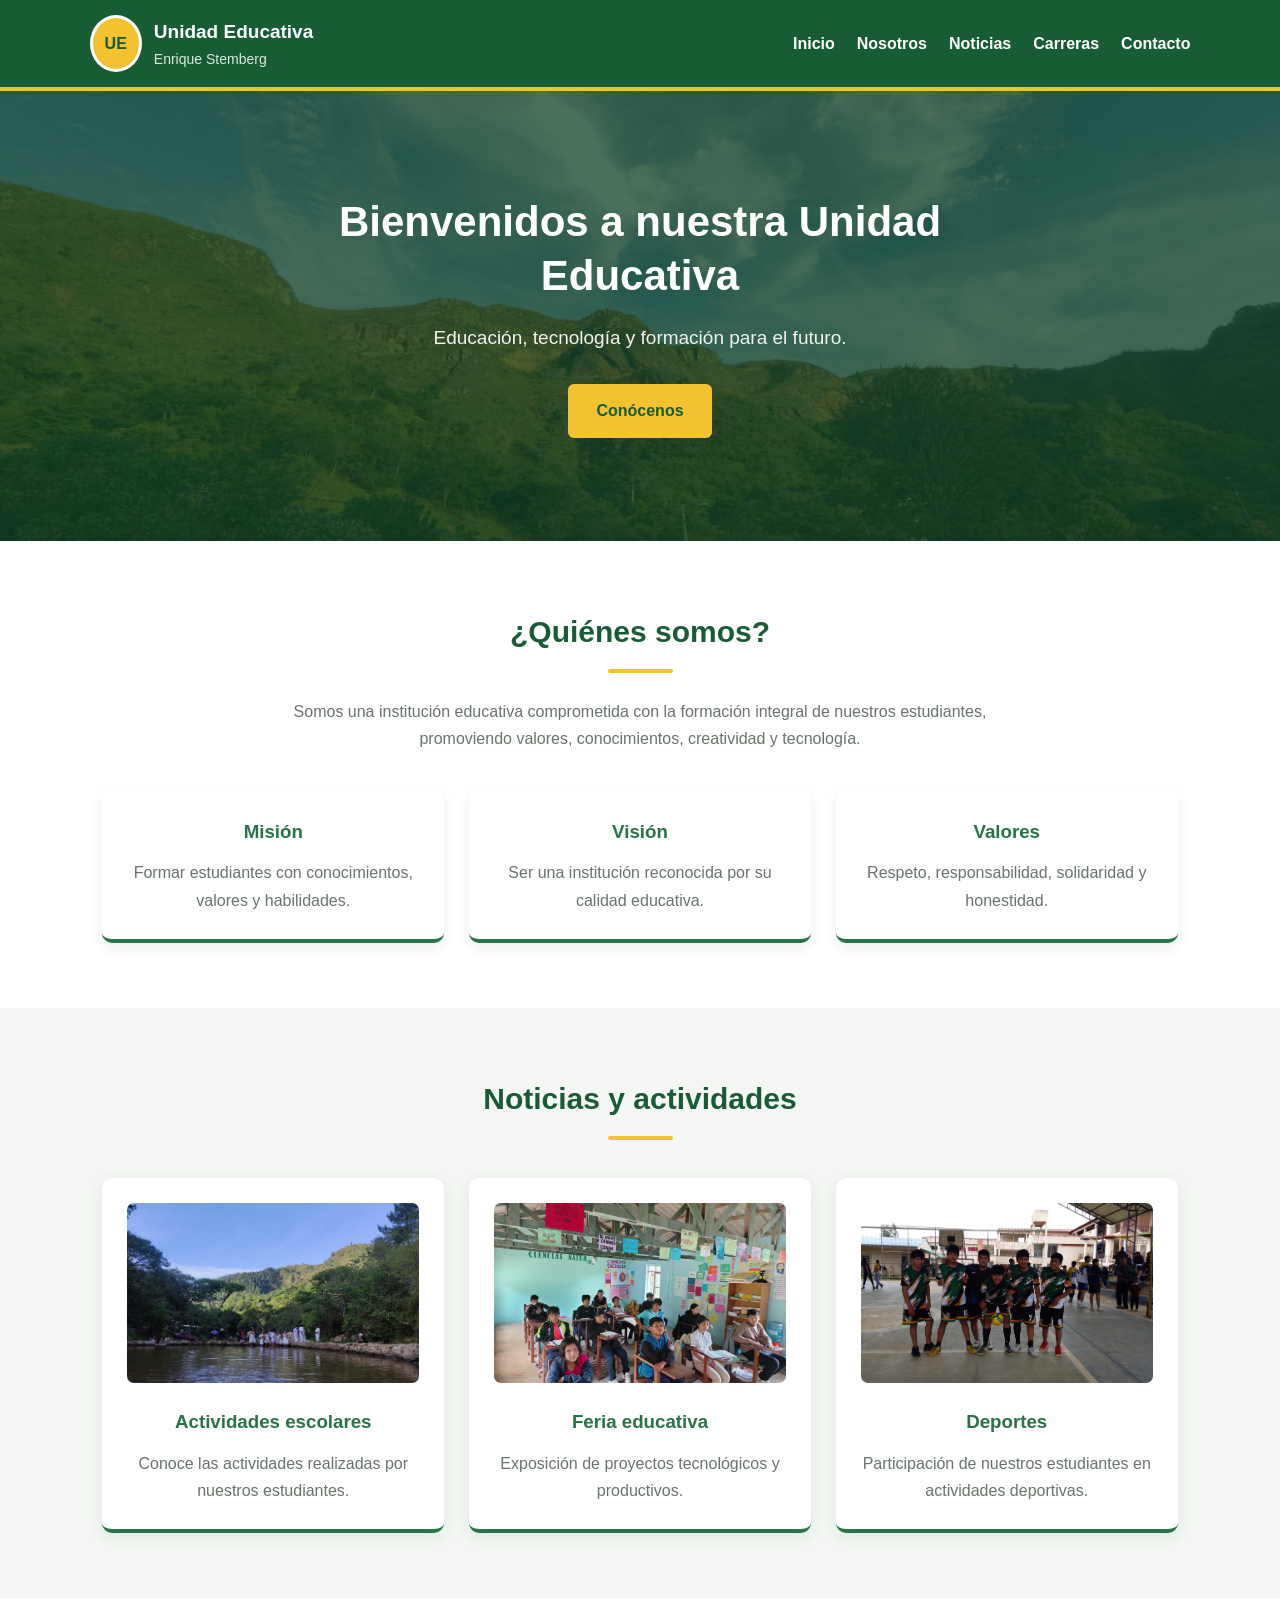
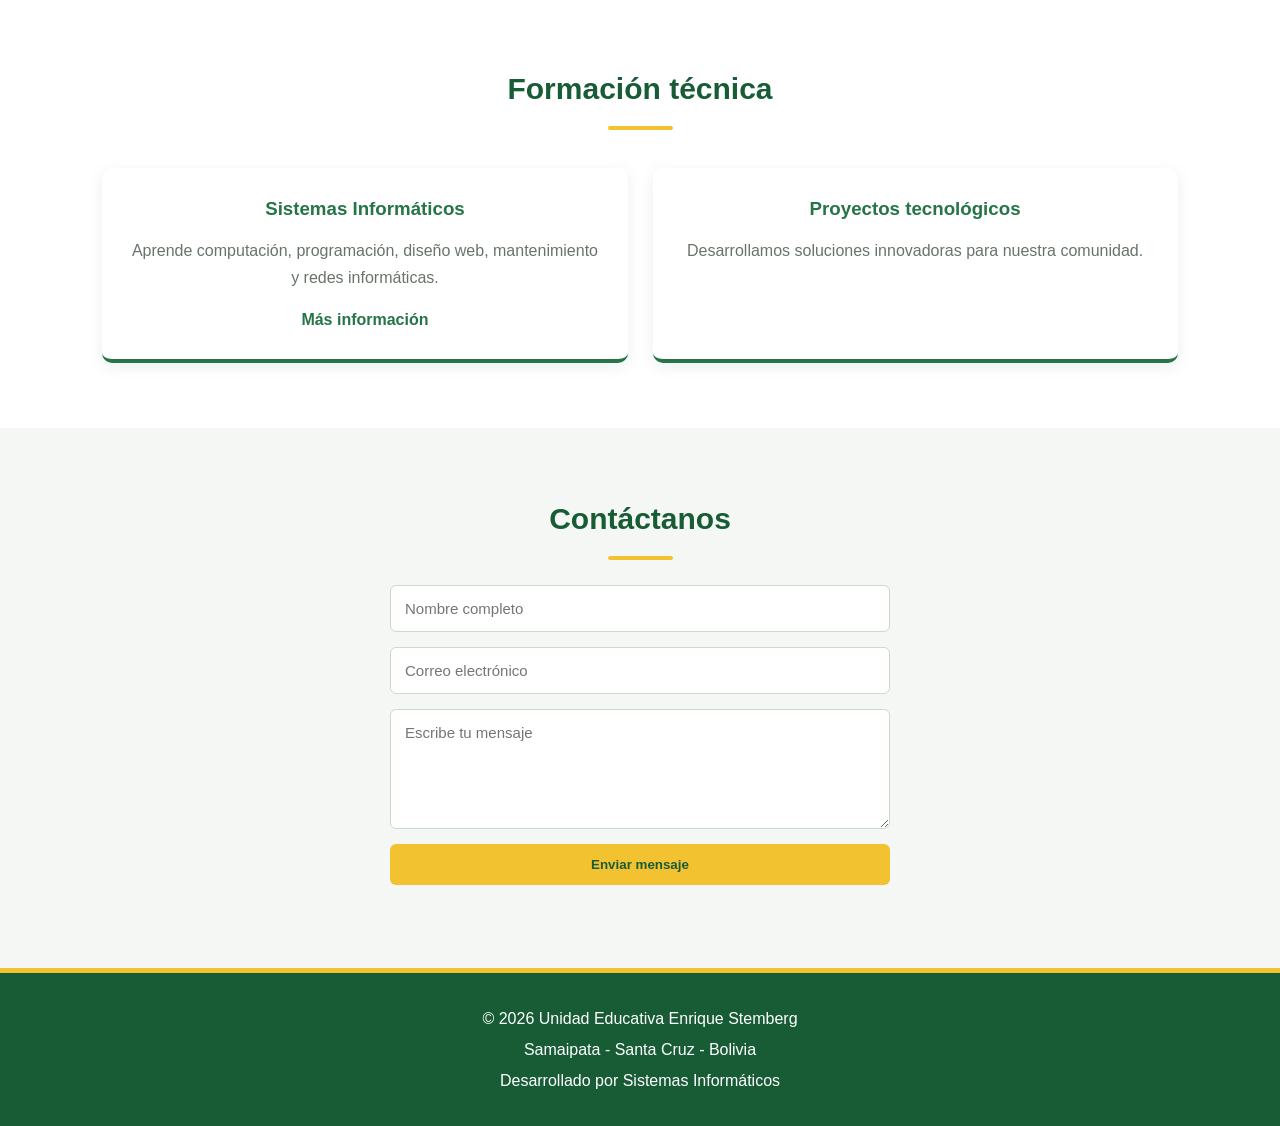
<file: index.html>
<!DOCTYPE html>
<html lang="es">
<head>
    <meta charset="UTF-8">
    <meta name="viewport" content="width=device-width, initial-scale=1.0">
    <title>Unidad Educativa Enrique Stemberg</title>
    <link rel="stylesheet" href="estilos.css">
</head>
<body>

    <!-- ENCABEZADO -->
    <header class="encabezado">
        <div class="logo">
            <div class="escudo">UE</div>
            <div>
                <h2>Unidad Educativa</h2>
                <p>Enrique Stemberg</p>
            </div>
        </div>

        <button class="menu-btn" id="menuBtn">☰</button>

        <nav id="menu">
            <a href="#inicio">Inicio</a>
            <a href="#nosotros">Nosotros</a>
            <a href="#noticias">Noticias</a>
            <a href="#carreras">Carreras</a>
            <a href="#contacto">Contacto</a>
        </nav>
    </header>

    <!-- PORTADA -->
    <section class="portada" id="inicio">
        <div class="portada-contenido">
            <h1>Bienvenidos a nuestra Unidad Educativa</h1>
            <p>Educación, tecnología y formación para el futuro.</p>
            <a href="#nosotros" class="boton">Conócenos</a>
        </div>
    </section>

    <!-- NOSOTROS -->
    <section class="seccion" id="nosotros">
        <h2>¿Quiénes somos?</h2>
        <p>
            Somos una institución educativa comprometida con la
            formación integral de nuestros estudiantes, promoviendo
            valores, conocimientos, creatividad y tecnología.
        </p>

        <div class="tarjetas">
            <article class="tarjeta">
                <h3>Misión</h3>
                <p>Formar estudiantes con conocimientos, valores y habilidades.</p>
            </article>

            <article class="tarjeta">
                <h3>Visión</h3>
                <p>Ser una institución reconocida por su calidad educativa.</p>
            </article>

            <article class="tarjeta">
                <h3>Valores</h3>
                <p>Respeto, responsabilidad, solidaridad y honestidad.</p>
            </article>
        </div>
    </section>

    <!-- NOTICIAS -->
    <section class="seccion fondo" id="noticias">
        <h2>Noticias y actividades</h2>

        <div class="tarjetas">
            <article class="tarjeta">
                <img src="img/noticia1.jpeg" alt="Actividad escolar">
                <h3>Actividades escolares</h3>
                <p>Conoce las actividades realizadas por nuestros estudiantes.</p>
            </article>

            <article class="tarjeta">
                <img src="img/noticia2.jpeg" alt="Feria educativa">
                <h3>Feria educativa</h3>
                <p>Exposición de proyectos tecnológicos y productivos.</p>
            </article>

            <article class="tarjeta">
                <img src="img/noticia3.jpeg" alt="Deportes">
                <h3>Deportes</h3>
                <p>Participación de nuestros estudiantes en actividades deportivas.</p>
            </article>
        </div>
    </section>

    <!-- CARRERAS -->
    <section class="seccion" id="carreras">
        <h2>Formación técnica</h2>

        <div class="tarjetas">
            <article class="tarjeta">
                <h3>Sistemas Informáticos</h3>
                <p>
                    Aprende computación, programación, diseño web,
                    mantenimiento y redes informáticas.
                </p>
                <a href="#contacto">Más información</a>
            </article>

            <article class="tarjeta">
                <h3>Proyectos tecnológicos</h3>
                <p>
                    Desarrollamos soluciones innovadoras para
                    nuestra comunidad.
                </p>
            </article>
        </div>
    </section>

    <!-- CONTACTO -->
    <section class="seccion fondo" id="contacto">
        <h2>Contáctanos</h2>

        <form id="formulario">
            <input type="text" id="nombre"
                placeholder="Nombre completo" required>

            <input type="email" id="correo"
                placeholder="Correo electrónico" required>

            <textarea id="mensaje"
                placeholder="Escribe tu mensaje" required></textarea>

            <button type="submit" class="boton">
                Enviar mensaje
            </button>
        </form>

        <p id="respuesta"></p>
    </section>

    <!-- PIE DE PÁGINA -->
    <footer>
        <p>© <span id="anio"></span> Unidad Educativa Enrique Stemberg</p>
        <p>Samaipata - Santa Cruz - Bolivia</p>
        <p>Desarrollado por Sistemas Informáticos</p>
    </footer>

    <script src="script.js"></script>
</body>
</html>
</file>
<file: estilos.css>
/* ==================================
   UNIDAD EDUCATIVA ENRIQUE STEMBERG
   PALETA: VERDE - AMARILLO - BLANCO
================================== */

/* VARIABLES DE COLORES */
:root {
    --verde-oscuro: #185C36;
    --verde-principal: #267447;
    --verde-claro: #E7F2E9;
    --amarillo: #F2C230;
    --amarillo-hover: #FFD95A;
    --blanco: #FFFFFF;
    --fondo: #F4F7F3;
    --texto: #303A32;
    --gris: #68746A;
}

/* CONFIGURACION GENERAL */
* {
    margin: 0;
    padding: 0;
    box-sizing: border-box;
}

html {
    scroll-behavior: smooth;
}

body {
    font-family: Arial, sans-serif;
    color: var(--texto);
    background: var(--blanco);
    line-height: 1.7;
}

/* ENCABEZADO */
.encabezado {
    background: var(--verde-oscuro);
    color: var(--blanco);
    padding: 15px 7%;
    display: flex;
    justify-content: space-between;
    align-items: center;
    flex-wrap: wrap;
    border-bottom: 4px solid var(--amarillo);
}

.logo {
    display: flex;
    align-items: center;
    gap: 12px;
}

.escudo {
    background: var(--amarillo);
    color: var(--verde-oscuro);
    padding: 12px;
    border-radius: 50%;
    font-weight: bold;
    border: 3px solid var(--blanco);
}

.logo h2 {
    font-size: 19px;
}

.logo p {
    color: #DCEBDD;
    font-size: 14px;
}

/* MENU DE NAVEGACION */
nav {
    display: flex;
    gap: 22px;
}

nav a {
    color: var(--blanco);
    text-decoration: none;
    font-weight: bold;
    transition: color .3s;
}

nav a:hover {
    color: var(--amarillo);
}

.menu-btn {
    display: none;
    background: transparent;
    color: var(--blanco);
    border: none;
    font-size: 28px;
    cursor: pointer;
}

/* PORTADA PRINCIPAL */
.portada {
    min-height: 450px;

    background:
    linear-gradient(
        rgba(14, 65, 37, .75),
        rgba(14, 65, 37, .75)
    ),
    url("img/colegio.jpeg");

    background-size: cover;
    background-position: center;

    display: flex;
    align-items: center;
    justify-content: center;
    text-align: center;
    color: var(--blanco);
    padding: 40px 20px;
}

.portada-contenido {
    max-width: 800px;
}

.portada h1 {
    font-size: 42px;
    line-height: 1.3;
    margin-bottom: 18px;
}

.portada p {
    margin-bottom: 30px;
    font-size: 19px;
    color: #F0F5EF;
}

/* BOTONES */
.boton {
    display: inline-block;
    background: var(--amarillo);
    color: var(--verde-oscuro);
    padding: 13px 28px;
    border: none;
    border-radius: 6px;
    text-decoration: none;
    cursor: pointer;
    font-weight: bold;
    transition: .3s;
}

.boton:hover {
    background: var(--amarillo-hover);
    transform: translateY(-3px);
}

/* SECCIONES */
.seccion {
    padding: 65px 8%;
    text-align: center;
}

.seccion h2 {
    color: var(--verde-oscuro);
    font-size: 30px;
    margin-bottom: 25px;
}

.seccion h2::after {
    content: "";
    display: block;
    width: 65px;
    height: 4px;
    background: var(--amarillo);
    margin: 12px auto 0;
    border-radius: 5px;
}

.seccion > p {
    max-width: 750px;
    margin: auto;
    color: var(--gris);
}

.fondo {
    background: var(--fondo);
}

/* TARJETAS */
.tarjetas {
    display: grid;
    grid-template-columns:
    repeat(auto-fit, minmax(220px, 1fr));

    gap: 25px;
    margin-top: 38px;
}

.tarjeta {
    background: var(--blanco);
    padding: 25px;
    border-radius: 10px;
    border-bottom: 4px solid var(--verde-principal);
    box-shadow: 0 4px 15px rgba(24, 92, 54, .09);
    transition: transform .3s, box-shadow .3s;
}

.tarjeta:hover {
    transform: translateY(-6px);
    box-shadow: 0 8px 22px rgba(24, 92, 54, .16);
}

.tarjeta h3 {
    color: var(--verde-principal);
    margin-bottom: 12px;
}

.tarjeta p {
    color: var(--gris);
}

.tarjeta img {
    width: 100%;
    height: 180px;
    object-fit: cover;
    border-radius: 7px;
    margin-bottom: 15px;
}

.tarjeta a {
    display: inline-block;
    margin-top: 15px;
    color: var(--verde-principal);
    font-weight: bold;
    text-decoration: none;
}

.tarjeta a:hover {
    color: #B28700;
}

/* FORMULARIO DE CONTACTO */
form {
    max-width: 500px;
    margin: auto;
    display: flex;
    flex-direction: column;
    gap: 15px;
}

input,
textarea {
    padding: 14px;
    border: 1px solid #CDD9CE;
    border-radius: 6px;
    font-size: 15px;
    font-family: Arial;
    background: var(--blanco);
    outline: none;
}

input:focus,
textarea:focus {
    border-color: var(--verde-principal);
    box-shadow: 0 0 5px rgba(38, 116, 71, .2);
}

textarea {
    min-height: 120px;
    resize: vertical;
}

#respuesta {
    margin-top: 18px;
    color: var(--verde-principal);
    font-weight: bold;
}

/* PIE DE PAGINA */
footer {
    background: var(--verde-oscuro);
    color: var(--blanco);
    text-align: center;
    padding: 28px;
    border-top: 5px solid var(--amarillo);
}

footer p {
    margin: 4px;
}

/* RESPONSIVE - CELULARES */
@media (max-width: 768px) {

    .encabezado {
        position: relative;
    }

    .menu-btn {
        display: block;
    }

    nav {
        display: none;
        flex-direction: column;
        width: 100%;
        padding-top: 20px;
        gap: 12px;
    }

    nav.activo {
        display: flex;
    }

    nav a {
        padding: 8px;
        border-bottom: 1px solid rgba(255,255,255,.15);
    }

    .portada {
        min-height: 380px;
    }

    .portada h1 {
        font-size: 29px;
    }

    .portada p {
        font-size: 16px;
    }

    .seccion {
        padding: 45px 5%;
    }

    .seccion h2 {
        font-size: 25px;
    }
}

/* PANTALLAS PEQUEÑAS */
@media (max-width: 400px) {

    .logo h2 {
        font-size: 16px;
    }

    .logo p {
        font-size: 12px;
    }

    .portada h1 {
        font-size: 25px;
    }
}
</file>
